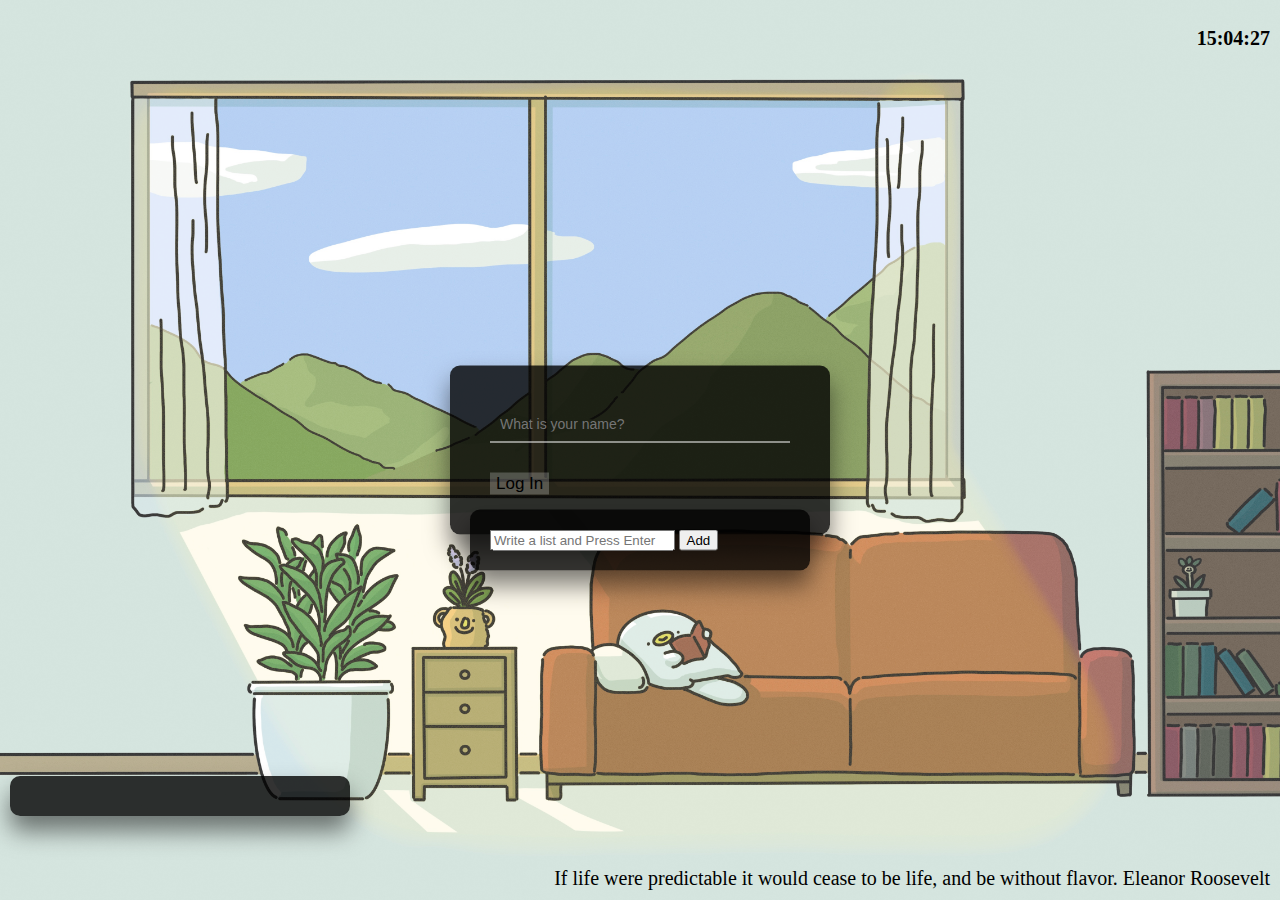
<file: index.html>
<!DOCTYPE html>
<html lang="en">
<head>
    <meta charset="UTF-8">
    <meta name="viewport" content="width=device-width, initial-scale=1.0">
    <link rel="stylesheet" href="CSS/style.css"/>
    <title>Momentum</title>
</head>
<body>
    <form class="hidden" id="login-form">
        <input 
        required
        maxlength="15"
        type="text" 
        placeholder="What is your name?" 
        />
        <button>Log In</button>
    </form>
    <h2 id="clock">00:00:00</h2>
    <h1 id="greeting" class="hidden"></h1>
    <form id = "todo-form">
        <input 
        required
        maxlength="30"
        type="text" 
        placeholder="Write a list and Press Enter" 
        />
        <button>Add</button>
    </form>
    <ul id="todo-list"></ul>
    <div id="quote">
        <span></span>
        <span></span>
    </div>
    <div id="weather" >
        <span></span>
        <span></span>
    </div>
    <script src="js/greetings.js"></script>
    <script src="js/clock.js"></script>
    <script src="js/quotes.js"></script>
    <script src="js/background.js"></script>
    <script src="js/todo.js"></script>
    <script src="js/weather.js"></script>
</body>
</html>
</file>
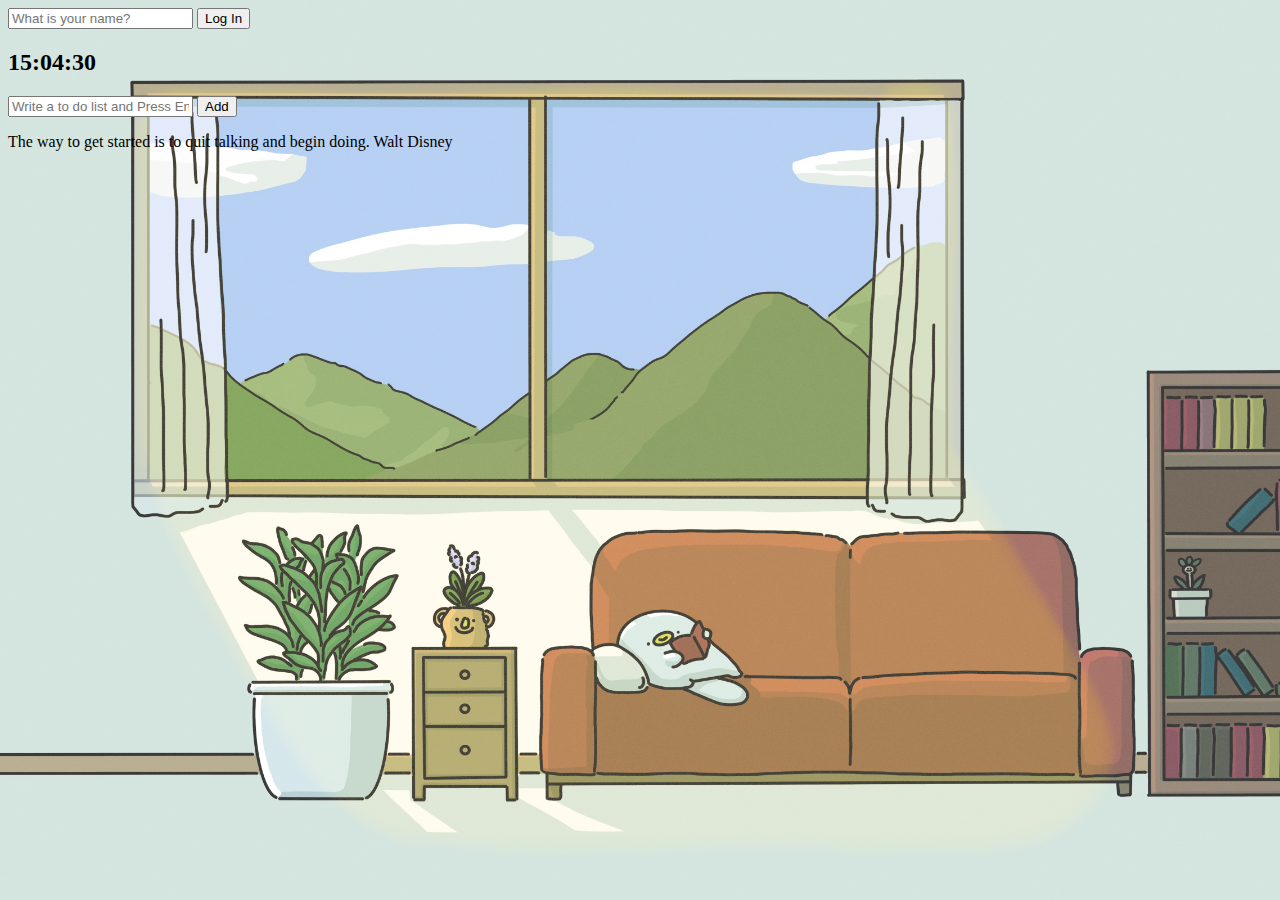
<file: giheon-jeon/index.html>
<!DOCTYPE html>
<html lang="en">
<head>
    <meta charset="UTF-8">
    <meta name="viewport" content="width=device-width, initial-scale=1.0">
    <link rel="stylesheet" href="CSS/style.css"/>
    <title>Momentum</title>
</head>
<body>
    <form class="hidden" id="login-form">
        <input 
        required
        maxlength="15"
        type="text" 
        placeholder="What is your name?" 
        />
        <button>Log In</button>
    </form>
    <h2 id="clock">00:00:00</h2>
    <h1 id="greeting" class="hidden"></h1>
    <form id = "todo-form">
        <input 
        required
        maxlength="30"
        type="text" 
        placeholder="Write a to do list and Press Enter" 
        />
        <button>Add</button>
    </form>
    <ul id="todo-list"></ul>
    <div id="quote">
        <span></span>
        <span></span>
    </div>
    <div id="weather">
        <span></span>
        <span></span>
    </div>
    <script src="js/greetings.js"></script>
    <script src="js/clock.js"></script>
    <script src="js/quotes.js"></script>
    <script src="js/background.js"></script>
    <script src="js/todo.js"></script>
    <script src="js/weather.js"></script>
</body>
</html>
</file>
<file: CSS/style.css>
.hidden {
    display: none;
}

img {
    position:absolute;
    width:100%;
    height:100%;
    left: 0px;
    top: 0px;
    right:0px;
    bottom:0px;
    z-index: -1;
    opacity:80%;
    object-fit: cover;
    }

#login-form {
    position: absolute;
    top: 50%;
    left: 50%;
    transform: translate(-50%, -50%);
    width: 300px;
    padding: 40px;
    background: rgba(0, 0, 0, 0.8);
    box-shadow: 0 15px 25px rgba(0, 0, 0, 0.5);
    border-radius: 10px;
}

#login-form h1 {
    color: white;
    margin-bottom: 30px;
    text-align: center;
}

#login-form input {
    width: 100%;
    padding: 10px;
    box-sizing: border-box;
    background: none;
    outline: none;
    border: none;
    border-bottom: 1px solid white;
    color: white;
    font-size: 14px;
    margin-bottom: 30px;
}

#login-form input[type="submit"] {
    background: #3498db;
    border: none;
    cursor: pointer;
    font-size: 14px;
}

#login-form button {
    background: #ffffff3a;
    border: none;
    cursor: pointer;
    font-size: 17px;
}

#greeting {
    position: absolute;
    top: 50%;
    left: 50%;
    transform: translate(-50%, -50%);
    color: black;
    font-size: 59px;
    text-align: center;
}

#todo-form {
    position: absolute;
    top: 60%;
    left: 50%;
    transform: translate(-50%, -50%);
    width: 300px;
    padding: 20px;
    background: rgba(0, 0, 0, 0.8);
    box-shadow: 0 15px 25px rgba(0, 0, 0, 0.5);
    border-radius: 10px;
    color: white;
    font-size: 14px;
}

#todo-list {
    position: absolute;
    bottom: 70px;
    left: 10px;
    width: 300px;
    padding: 20px;
    background: rgba(0, 0, 0, 0.8);
    box-shadow: 0 15px 25px rgba(0, 0, 0, 0.5);
    border-radius: 10px;
    color: white;
    font-size: 14px;
}

#quote {
    position: absolute;
    bottom: 10px;
    right: 10px;
    color: black;
    font-size: 20px;
}

#weather {
    position: absolute;
    top: 10px;
    left: 10px;
    color: black;
    font-size: 20px;
}

#clock {
    position: absolute;
    top: 10px;
    right: 10px;
    color: black;
    font-size: 20px;
}
</file>
<file: giheon-jeon/CSS/style.css>
.hidden {
    display: none;
}

img {
    position:absolute;
    width:100%;
    height:100%;
    left: 0px;
    top: 0px;
    right:0px;
    bottom:0px;
    z-index: -1;
    opacity:80%;
    object-fit: cover;
    }
</file>
